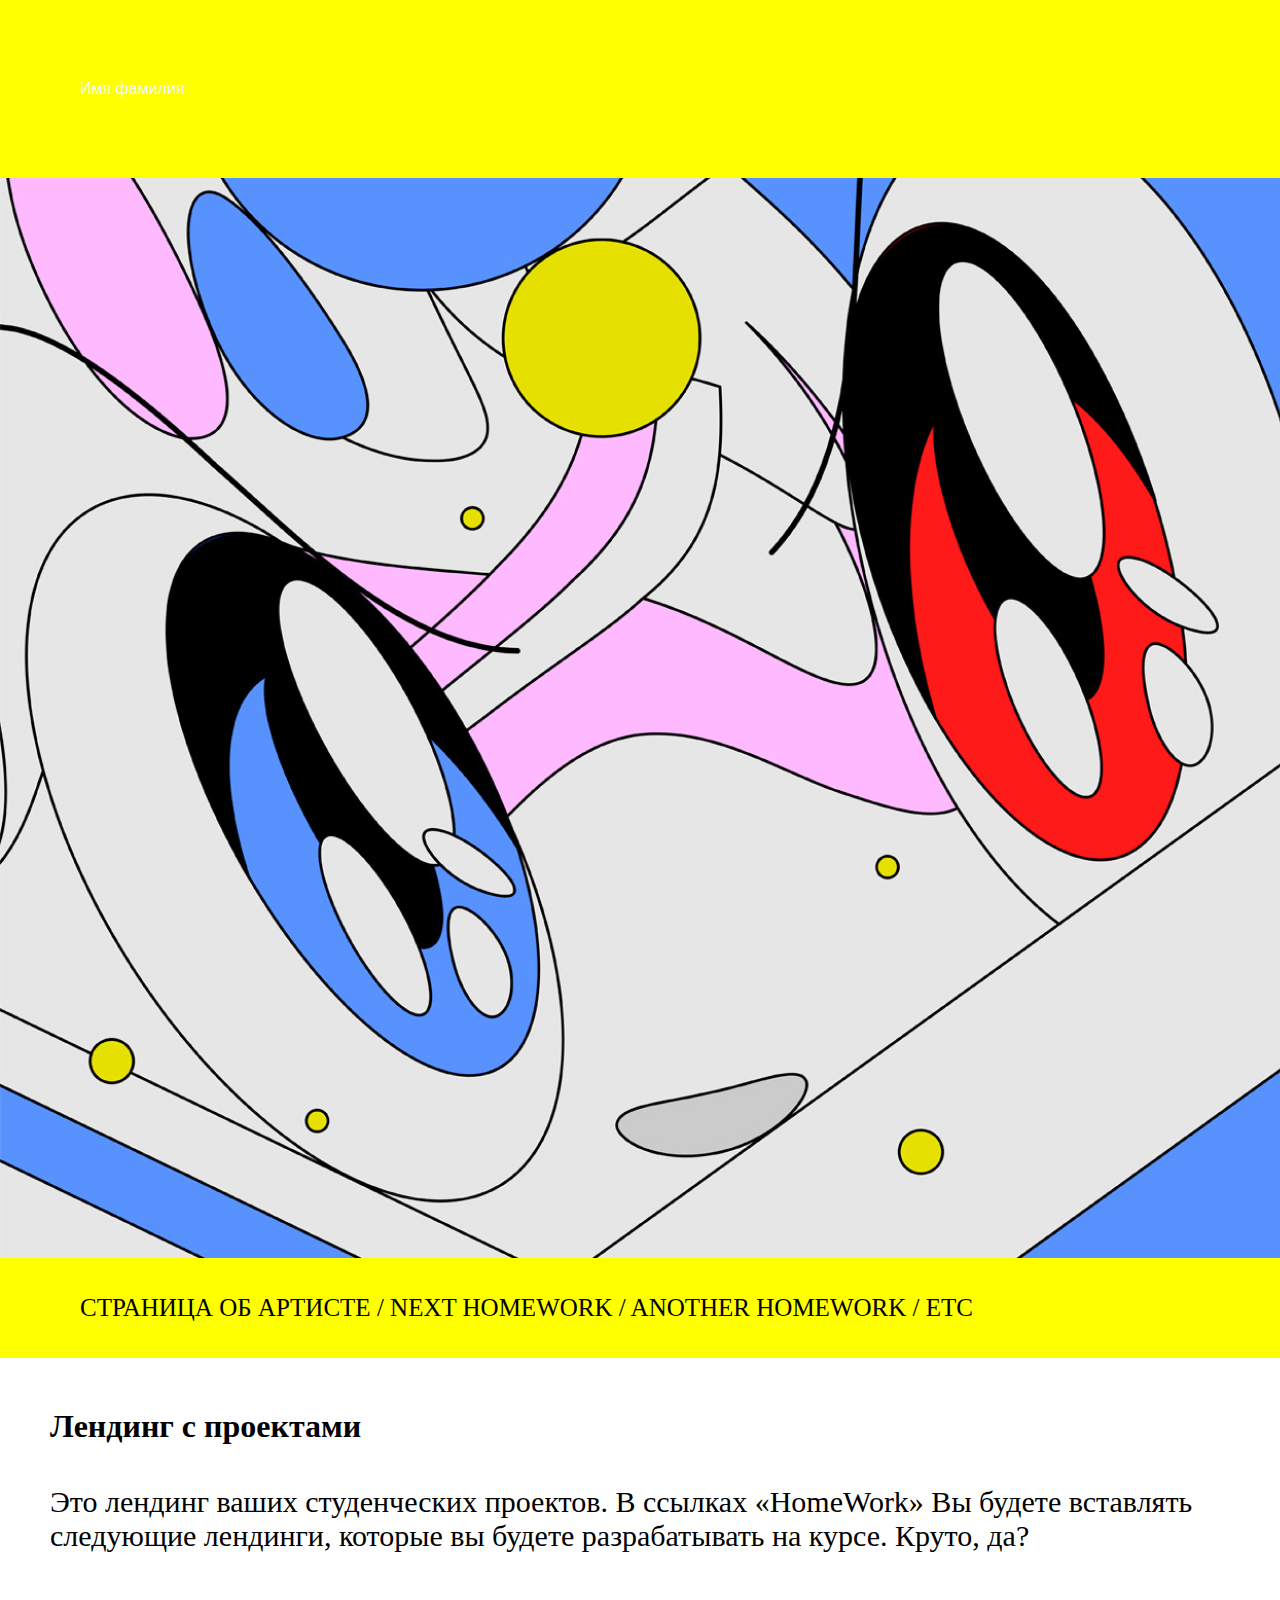
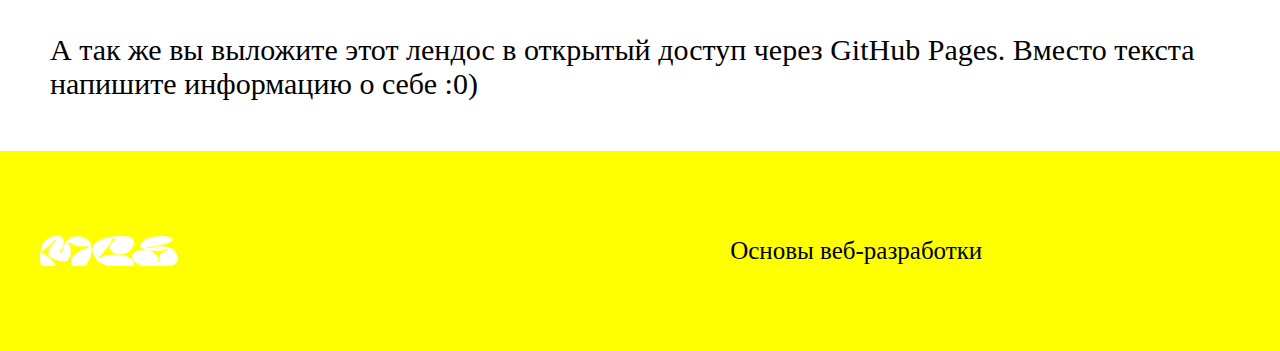
<file: 1_project/index.html>
<!DOCTYPE html>
<html lang="en">
  <head>
    <meta charset="UTF-8" />
    <title>Веб-страница</title>
    <link rel="stylesheet" href="styles.css" />
  </head>
  <body>
    <div class="whole">
      <div class="header">
        <div class="header-text">Имя фамилия</div>
      </div>
      <div class="main-bg"></div>
      <div class="separator">
        Страница оБ АРТИСТЕ / NEXT HOMEWORK / ANOTHER HOMEWORK / ETC
      </div>
      <div class="main-text">
        <h1>Лендинг с проектами</h1>
        <p>
          Это лендинг ваших студенческих проектов. В ссылках «HomeWork» Вы
          будете вставлять следующие лендинги, которые вы будете разрабатывать
          на курсе. Круто, да?
        </p>
        <p>
          А так же вы выложите этот лендос в открытый доступ через GitHub Pages.
          Вместо текста напишите информацию о себе :0)
        </p>
      </div>
      <div class="footer">
        <div class="footer-left"><img src="images/logo.png" /></div>
        <div class="footer-right">Основы веб-разработки</div>
      </div>
    </div>
  </body>
</html>
</file>
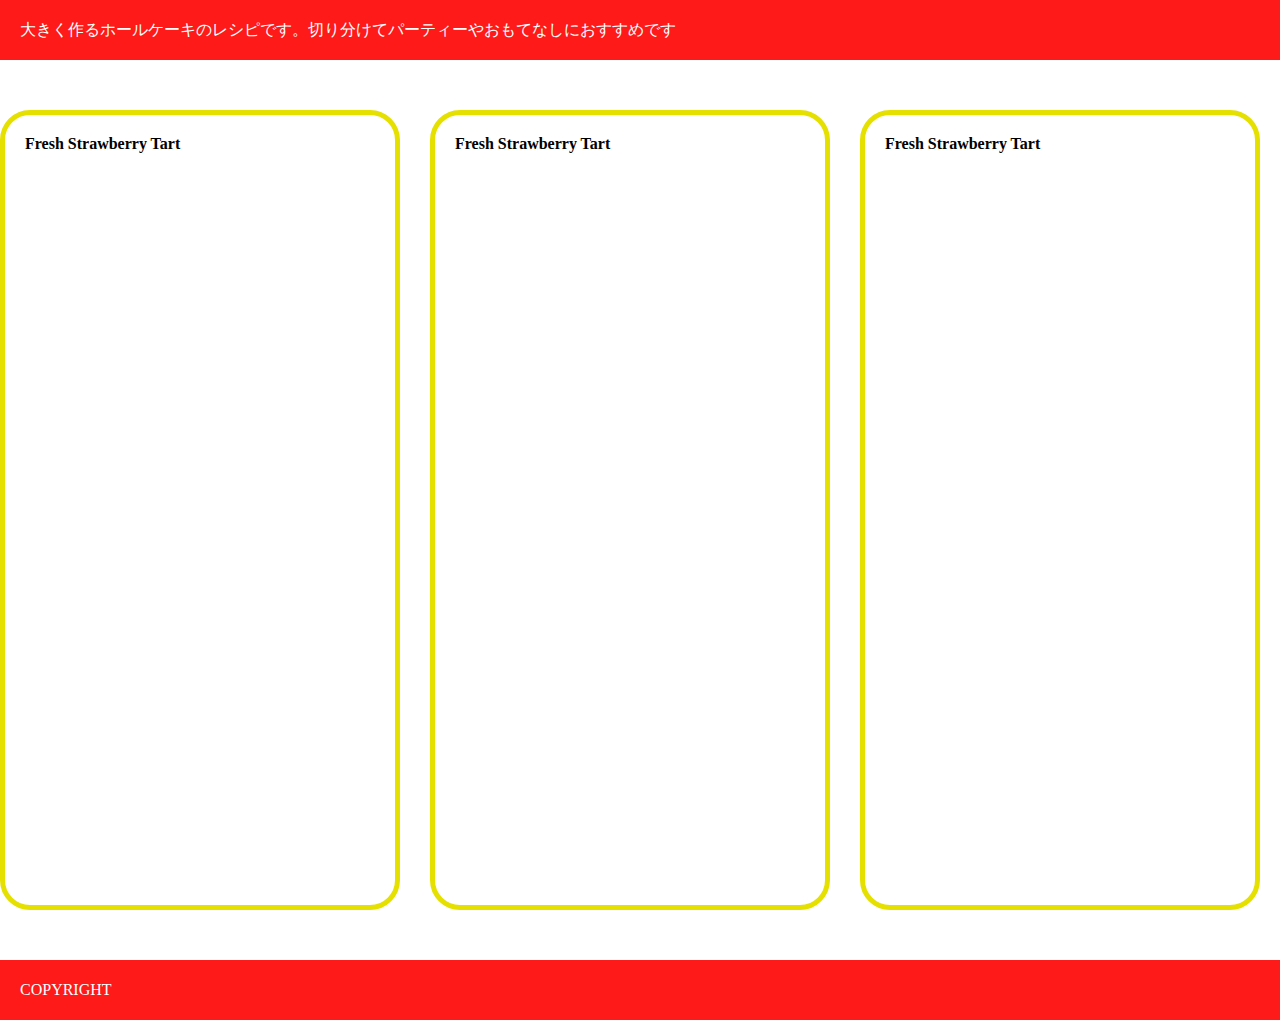
<file: 2_project/index.html>
<!DOCTYPE html>
<html lang="en">
  <head>
    <meta charset="UTF-8" />
    <title>Веб-страница</title>
    <link rel="stylesheet" href="styles.css" />
  </head>
  <body>
    <div class="header">
      大きく作るホールケーキのレシピです。切り分けてパーティーやおもてなしにおすすめです
    </div>
    <div class="main">
      <div class="centercol"><p>Fresh Strawberry Tart</p></div>
      <div class="centercol"><p>Fresh Strawberry Tart</p></div>
      <div class="centercol"><p>Fresh Strawberry Tart</p></div>
    </div>
    <div class="footer">COPYRIGHT</div>
  </body>
</html>
</file>
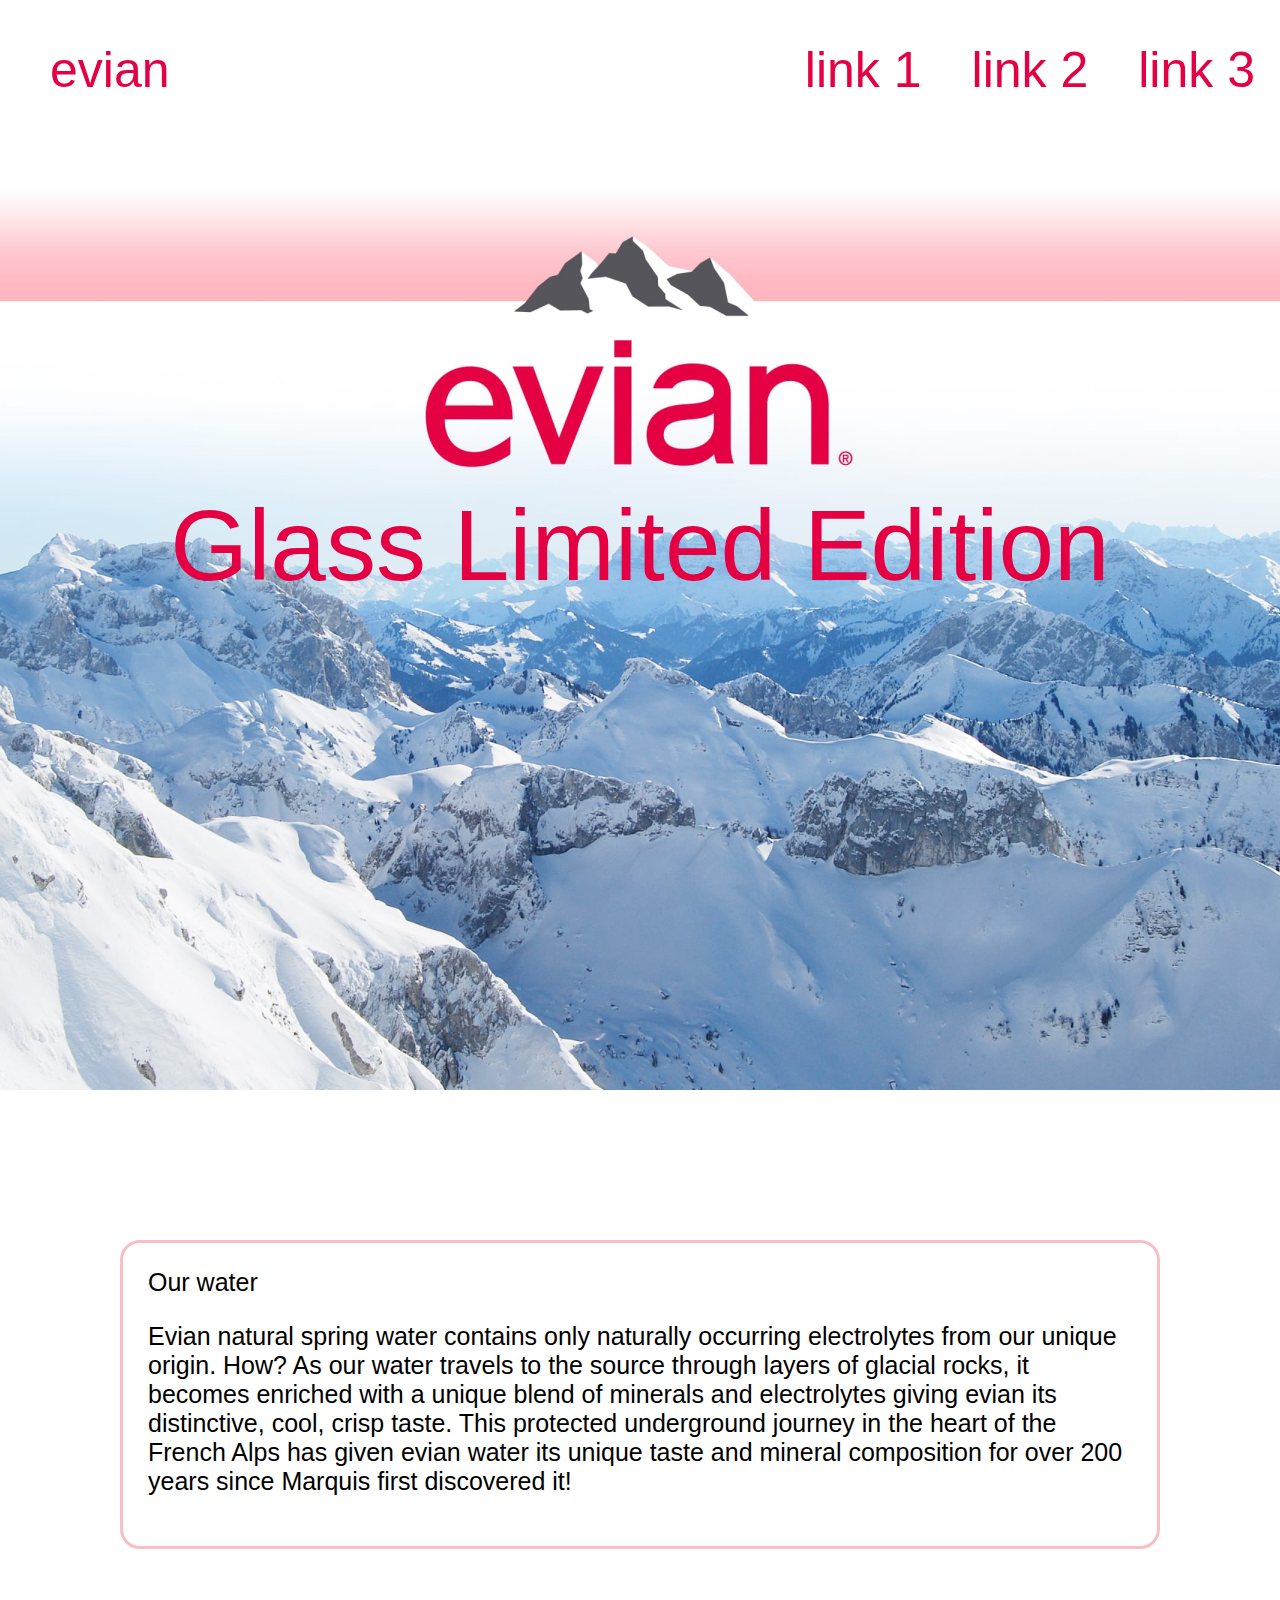
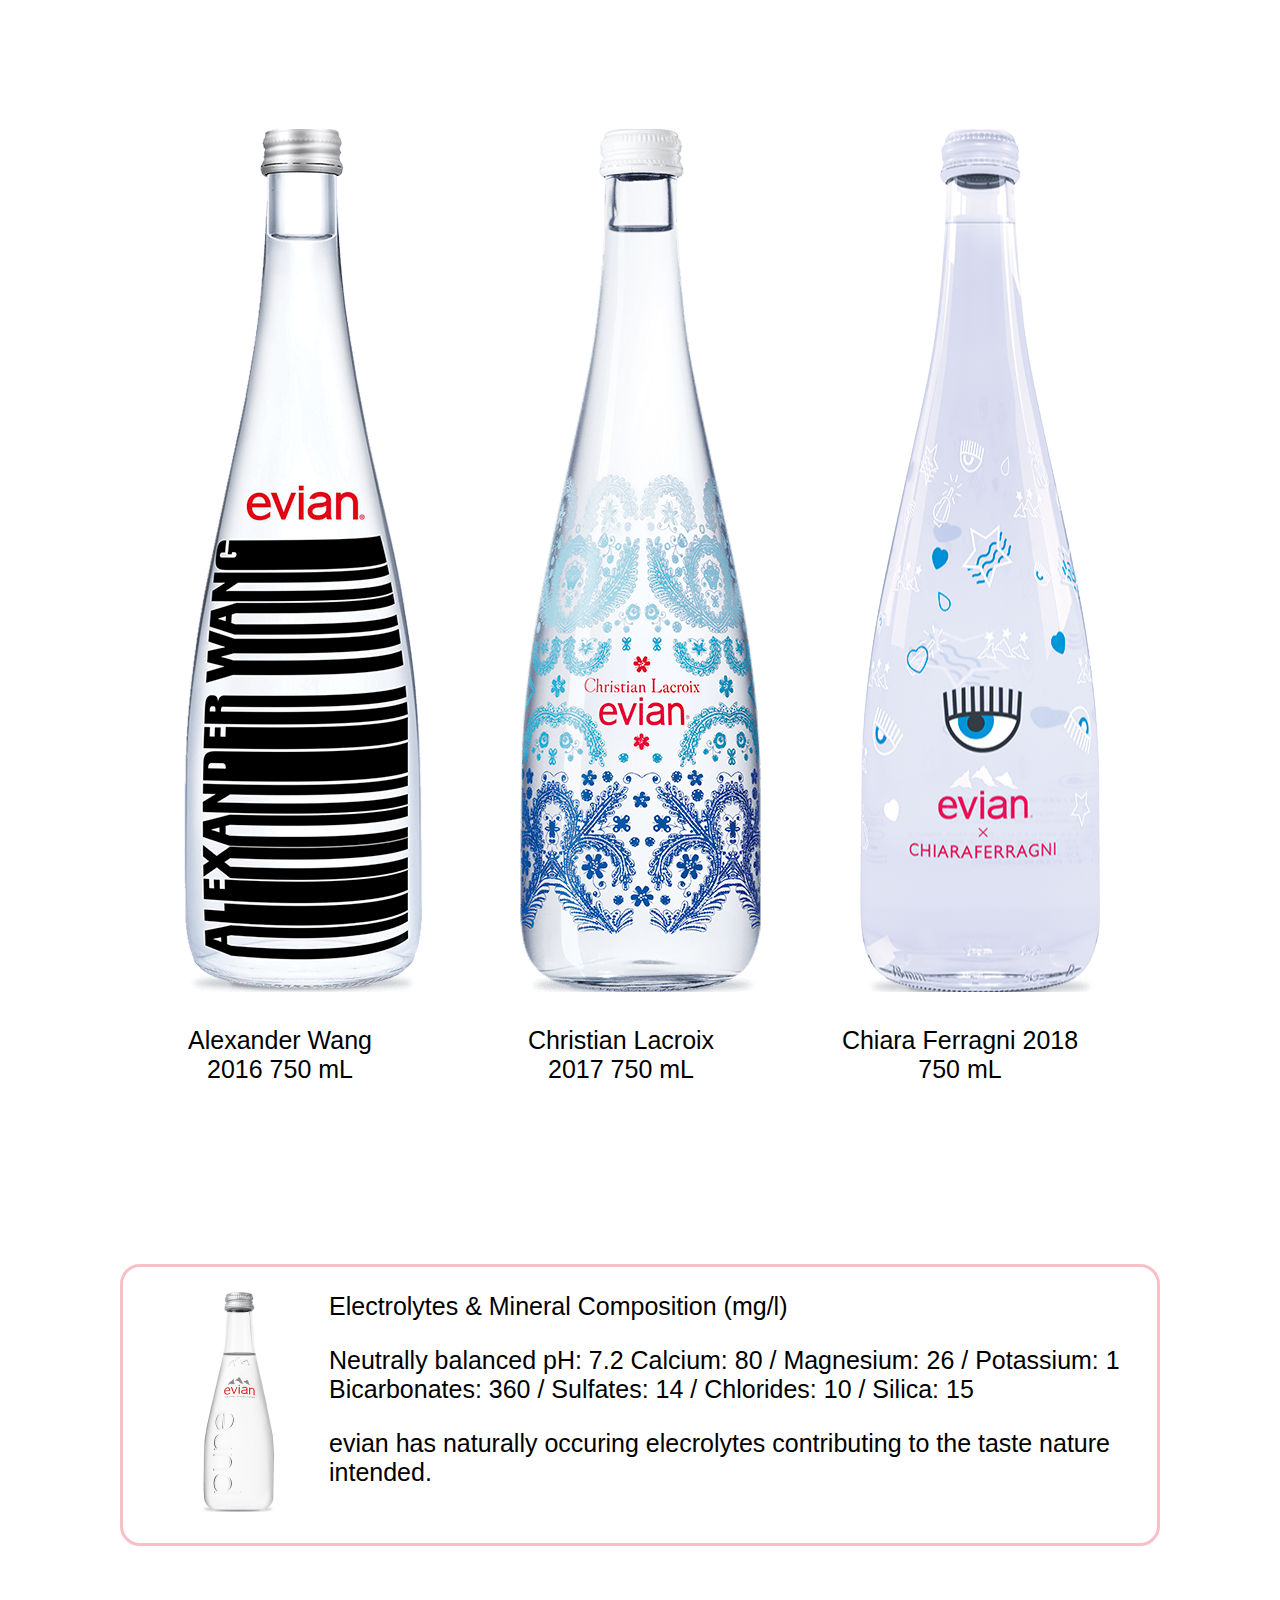
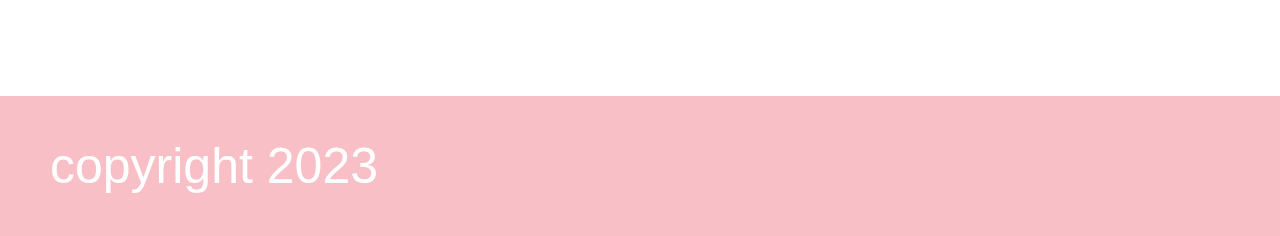
<file: 3_project/index.html>
<!DOCTYPE html>
<html lang="en">
  <head>
    <meta charset="UTF-8" />
    <meta http-equiv="X-UA-Compatible" content="IE=edge" />
    <meta name="viewport" content="width=device-width, initial-scale=1.0" />
    <link rel="stylesheet" href="styles.css" />
    <title>Document</title>
  </head>
  <body>
    <div class="header">
      <div class="header-logo-left">evian</div>
      <div class="links-right">
        <div>link 1</div>
        <div>link 2</div>
        <div>link 3</div>
      </div>
    </div>
    <div class="heroblock">
      <div class="heroblock-text">Glass Limited Edition</div>
      <div class="heroblock-under">
        <div class="heroblock-under-text">
          <div>
            <p>Our water</p>
            <p>
              Evian natural spring water contains only naturally occurring
              electrolytes from our unique origin. How? As our water travels to
              the source through layers of glacial rocks, it becomes enriched
              with a unique blend of minerals and electrolytes giving evian its
              distinctive, cool, crisp taste. This protected underground journey
              in the heart of the French Alps has given evian water its unique
              taste and mineral composition for over 200 years since Marquis
              first discovered it!
            </p>
          </div>
        </div>
        <div class="heroblock-bottles">
          <div class="wang">
            <img src="images/wang.png" alt="" />
            <p>Alexander Wang 2016 750 mL</p>
          </div>
          <div class="wang">
            <img src="images/blue.png" alt="" />
            <p>Christian Lacroix 2017 750 mL</p>
          </div>
          <div class="wang">
            <img src="images/chiara.png" alt="" />
            <p>Chiara Ferragni 2018 750 mL</p>
          </div>
        </div>
        <div class="heroblock-under-text">
          <div><img src="images/glass.png" alt="" /></div>
          <div>
            <p>Electrolytes & Mineral Composition (mg/l)</p>
            <p>
              Neutrally balanced pH: 7.2 Calcium: 80 / Magnesium: 26 /
              Potassium: 1 Bicarbonates: 360 / Sulfates: 14 / Chlorides: 10 /
              Silica: 15
            </p>
            <p>
              evian has naturally occuring elecrolytes contributing to the taste
              nature intended.
            </p>
          </div>
        </div>
      </div>
    </div>
    <div class="footer">copyright 2023</div>
  </body>
</html>
</file>
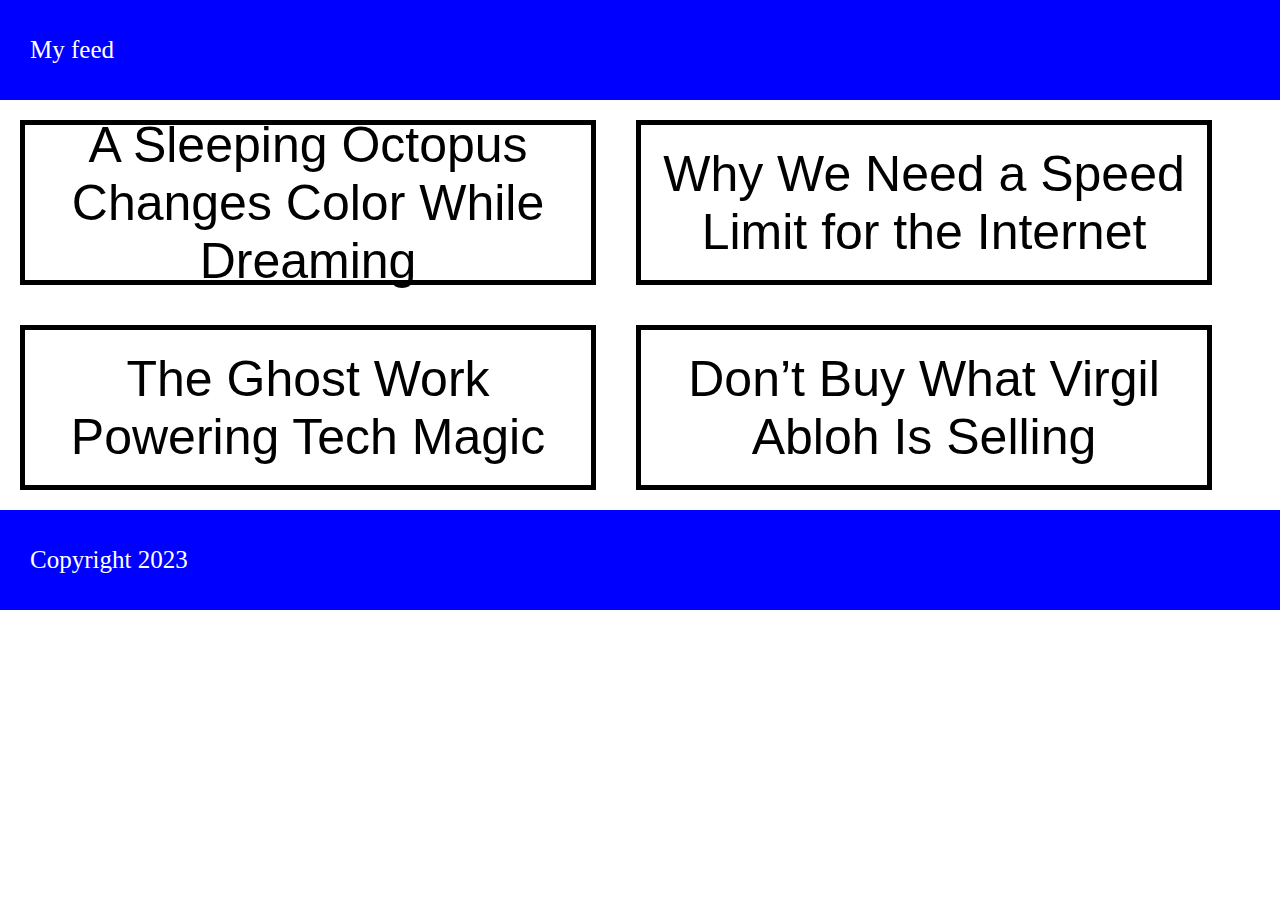
<file: 6_project/index.html>
<!DOCTYPE html>
<html lang="en">
  <head>
    <link rel="stylesheet" href="styles.css" />
    <meta charset="UTF-8" />
    <meta http-equiv="X-UA-Compatible" content="IE=edge" />
    <meta name="viewport" content="width=device-width, initial-scale=1.0" />
    <title>Document</title>
  </head>
  <body>
    <div class="header">My feed</div>
    <div class="main">
      <div class="main-object">
        <p>A Sleeping Octopus Changes Color While Dreaming</p>
      </div>
      <div class="main-object">
        <p>Why We Need a Speed Limit for the Internet</p>
      </div>
      <div class="main-object"><p>The Ghost Work Powering Tech Magic</p></div>
      <div class="main-object">
        <p>Don’t Buy What Virgil Abloh Is Selling</p>
      </div>
    </div>
    <div class="header footer">
      <p>Copyright 2023</p>
      <p>back</p>
    </div>
  </body>
</html>
</file>
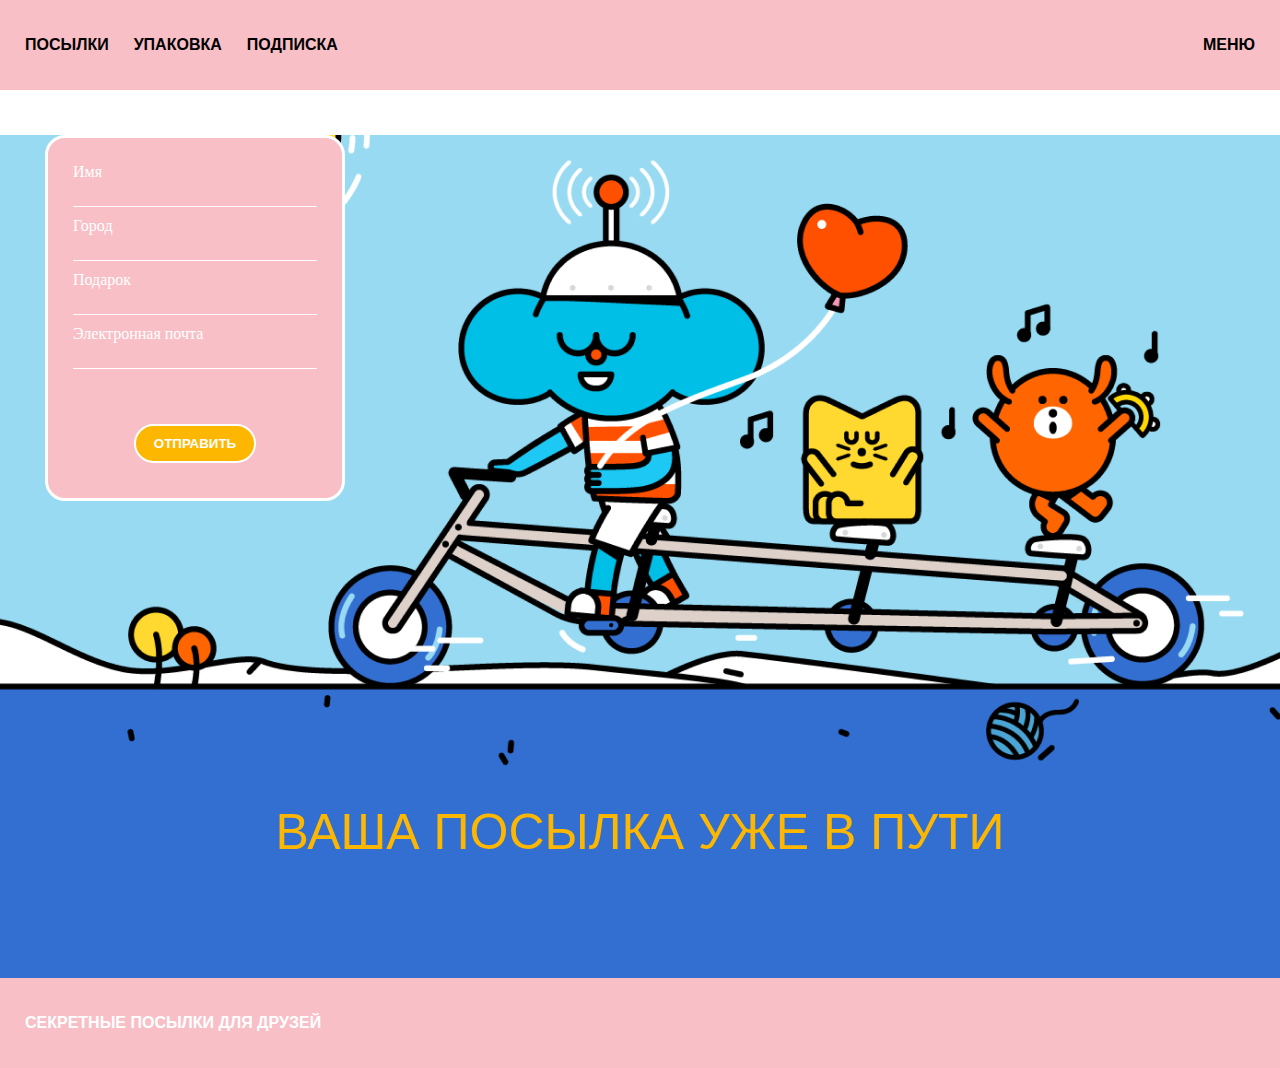
<file: 8_project/index.html>
<!DOCTYPE html>
<html lang="en">
  <head>
    <link rel="stylesheet" href="styles.css" />
    <meta charset="UTF-8" />
    <meta http-equiv="X-UA-Compatible" content="IE=edge" />
    <meta name="viewport" content="width=device-width, initial-scale=1.0" />
    <title>Заказ</title>
  </head>
  <body>
    <header>
      <nav class="header">
        <ul>
          <div class="leftside-header">
            <li>Посылки</li>
            <li>Упаковка</li>
            <li>Подписка</li>
          </div>
          <li>Меню</li>
        </ul>
      </nav>
    </header>
    <div class="heroblock">
      <form class="form" action="https://formspree.io/f/xknagyld" method="post">
        <div>
          <label for="name">Имя</label>
          <input name="name" class="formtext" id="name" type="text" />
        </div>
        <div>
          <label for="city">Город</label>
          <input name="city" id="city" type="text" />
        </div>
        <div>
          <label for="gift">Подарок</label>
          <input name="gift" id="gift" type="text" />
        </div>
        <div>
          <label for="mail">Электронная почта</label>
          <input name="mail" id="mail" type="email" />
        </div>
        <div class="button1">
          <button class="button">Отправить</button>
        </div>
      </form>
    </div>
    <div class="onway"><p>ВАША ПОСЫЛКА УЖЕ В ПУТИ</p></div>
    <footer class="header footer"><p>СЕКРЕТНЫЕ ПОСЫЛКИ ДЛЯ ДРУЗЕЙ</p></footer>
  </body>
</html>
</file>
<file: 1_project/styles.css>
* {
  width: 1440px;
  margin: 0;
  padding: 0;
  box-sizing: border-box;
}
.header {
  background-color: yellow;
  padding: 80px;
  font-size: 50;
  font-family: Arial, Helvetica, sans-serif;
  color: aliceblue;
}

.main-bg {
  background: url(images/img.png) no-repeat;
  height: 1080px;
}

.separator {
  background-color: yellow;
  font-size: 25px;
  font: helvetica;
  height: 100px;
  text-transform: uppercase;
  display: flex;
  align-items: center;
  padding-left: 80px;
}

.main-text {
  margin: 10px;
  width: 1280px;

  display: flex;
  flex-wrap: wrap;
}

.main-text > h1 {
  margin-top: 40px;
  margin-left: 40px;
}

.main-text > p {
  margin-top: 40px;
  margin-left: 40px;
  margin-bottom: 40px;
  font-size: 30px;
  font: helvetica;
}

.footer {
  height: 200px;
  background-color: yellow;
  display: flex;
}

.footer-left {
  display: flex;
  align-items: center;
  padding-left: 40px;
}
.footer-left > img {
  max-width: 20%;
}
.footer-right {
  font-size: 25px;
  font: helvetica;
  display: flex;
  align-items: center;
}
</file>
<file: 2_project/styles.css>
* {
  padding: 0;
  margin: 0;
  box-sizing: border-box;
}

.header {
  height: 60px;
  background-color: #fe1a19;
  display: flex;
  align-items: center;
  padding: 20px;
  color: white;
  font: helvetica;
}

.main {
  display: flex;
  gap: 30px;
}

.centercol {
  border: 5px solid #e5e000;
  border-radius: 30px;
  width: 400px;
  height: 800px;
  margin: 50px 0;
}

.centercol > p {
  margin: 20px;
  font-weight: bold;
}

.rightcol > p {
  margin: 20px;
  font-weight: bold;
}

.footer {
  height: 60px;
  background-color: #fe1a19;
  display: flex;
  align-items: center;
  padding: 20px;
  color: white;
  font: helvetica;
}
</file>
<file: 3_project/styles.css>
* {
  padding: 0px;
  margin: 0px;
  box-sizing: border-box;
}

.header {
  background-color: white;
  height: 140px;
  display: flex;
  justify-content: space-between;
  width: 100%;
  position: fixed;
}

.header-logo-left {
  padding-left: 50px;
  display: flex;
  align-items: center;
  font-family: Arial, Helvetica, sans-serif;
  font-size: 50px;
  font-weight: 300;
  color: #e50043;
}

.links-right {
  font-family: Arial, Helvetica, sans-serif;
  font-size: 50px;
  font-weight: 300;
  color: #e50043;
  display: flex;
  flex-direction: row;
  margin-right: 25px;
  align-items: center;
}

.links-right > div {
  margin-right: 50px;
}

.links-right > :last-of-type {
  margin-right: 0px;
}

.heroblock-text {
  font-family: Arial, Helvetica, sans-serif;
  font-size: 100px;
  font-weight: 300;
  color: #e50043;
  background-image: url("images/evian_origins_logo.png");
  height: 950px;
  display: flex;
  align-items: center;
  justify-content: center;
  height: 1090px;
  background-position: bottom;
  background-repeat: no-repeat;
}

.heroblock-under {
  display: flex;
  justify-content: center;
  flex-direction: column;
  align-items: center;
}

.heroblock-under-text {
  font-family: Arial, Helvetica, sans-serif;
  font-size: 25px;
  border: 3px solid #f8bfc7;
  border-radius: 20px;
  width: 1040px;
  margin-top: 150px;
  padding: 25px;
  display: flex;
}

.heroblock-under-text > div > p {
  padding-bottom: 25px;
}
.heroblock-under-text > div > img {
  margin: 0 40px;
}

.heroblock-bottles {
  margin-top: 150px;
  display: flex;
}

.wang {
  margin: 30px;
}

.wang > p {
  display: flex;
  justify-content: center;
  padding-top: 30px;
  font-family: Arial, Helvetica, sans-serif;
  font-size: 25px;
  width: 240px;
  text-align: center;
}

.footer {
  height: 140px;
  background-color: #f8bfc7;
  display: flex;
  align-items: center;
  padding: 50px;
  font-family: Arial, Helvetica, sans-serif;
  font-style: normal;
  font-weight: 400;
  font-size: 50px;
  color: white;
  margin-top: 150px;
}
</file>
<file: 6_project/styles.css>
* {
  box-sizing: border-box;
  margin: 0;
  padding: 0;
}

.header {
  background-color: blue;
  color: white;
  padding: 30px;
  display: flex;
  align-items: center;
  height: 100px;
  width: 100%;
  font-size: 25px;
}

.footer {
  display: flex;
  justify-content: space-between;
}

.main {
  display: flex;
  flex-wrap: wrap;
}

.main-object {
  border: 5px solid black;
  margin: 20px;
  width: 330px;
  height: 165px;
  display: flex;
  align-items: center;
}

.main-object > p {
  font-family: Arial, Helvetica, sans-serif;
  font-size: 25px;
  text-align: center;
}

@media only screen and (min-width: 961px) {
  .main-object {
    width: 45%;
  }
  .footer > p:last-of-type {
    display: none;
  }
  .main-object > p {
    font-size: 50px;
  }
}
</file>
<file: 8_project/styles.css>
* {
  margin: 0;
  padding: 0;
  box-sizing: border-box;
}

.header {
  background-color: #f8bfc7;
  height: 90px;
  font-weight: bold;
  text-transform: uppercase;
  font-family: Arial, Helvetica, sans-serif;
  width: 100%;
}

.header > ul {
  display: flex;
  justify-content: space-between;
  align-items: center;
  height: 90px;
  list-style: none;
}

.leftside-header {
  display: flex;
  flex-direction: row;
}

.leftside-header > li {
  margin-left: 25px;
}

.header > ul > li {
  margin: 0px 25px;
}

.heroblock {
  height: 643px;
  background: url("images/background.png") no-repeat center;
}

.footer {
  color: white;
  display: flex;
  align-items: center;
  padding-left: 25px;
}

.form {
  border: 3px solid white;
  border-radius: 20px;
  background-color: #f8bfc7;
  width: 300px;
  color: white;
  padding: 25px;
  margin: 45px;
  display: flex;
  flex-direction: column;
}

.form > div {
  display: flex;
  flex-direction: column;
  margin-bottom: 10px;
}

.form > div > label {
  margin-bottom: 10px;
}

.form input {
  background-color: #f8bfc7;
  border: none;
  border-bottom: 1px solid white;
}

.form input:focus {
  background-color: #f8bfc7;
  border: none;
  border-bottom: 1px solid white;
}

.button {
  border: 2px solid white;
  border-radius: 30px;
  background-color: #feb700;
  text-transform: uppercase;
  font-family: Arial, Helvetica, sans-serif;
  padding: 10px;
  color: white;
  font-weight: bold;
  width: 50%;
  margin: 45px auto 0 auto;
  cursor: pointer;
}

.onway {
  height: 200px;
  background-color: #336fd1;
  display: flex;
  justify-content: center;
}

.onway > p {
  font-family: Helvetica;
  font-size: 50px;
  color: #feb700;
  padding-top: 25px;
}
</file>
